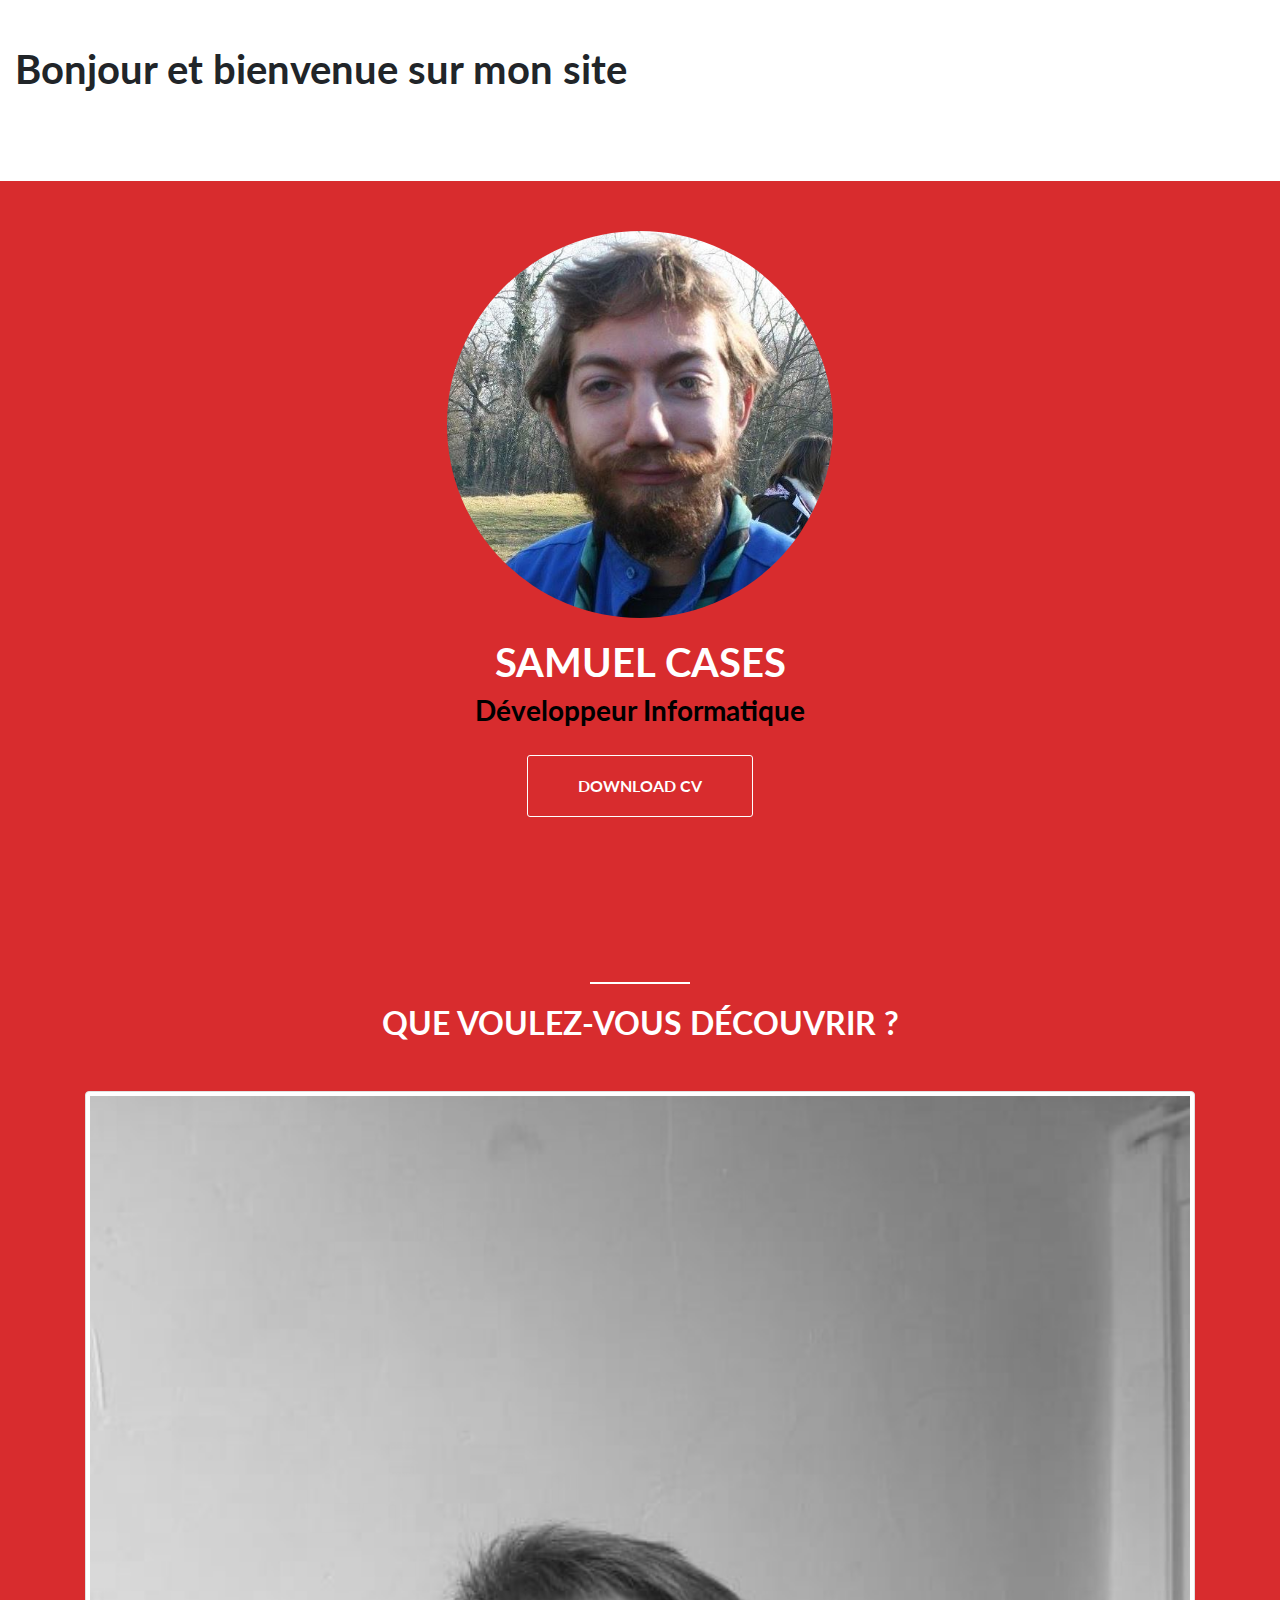
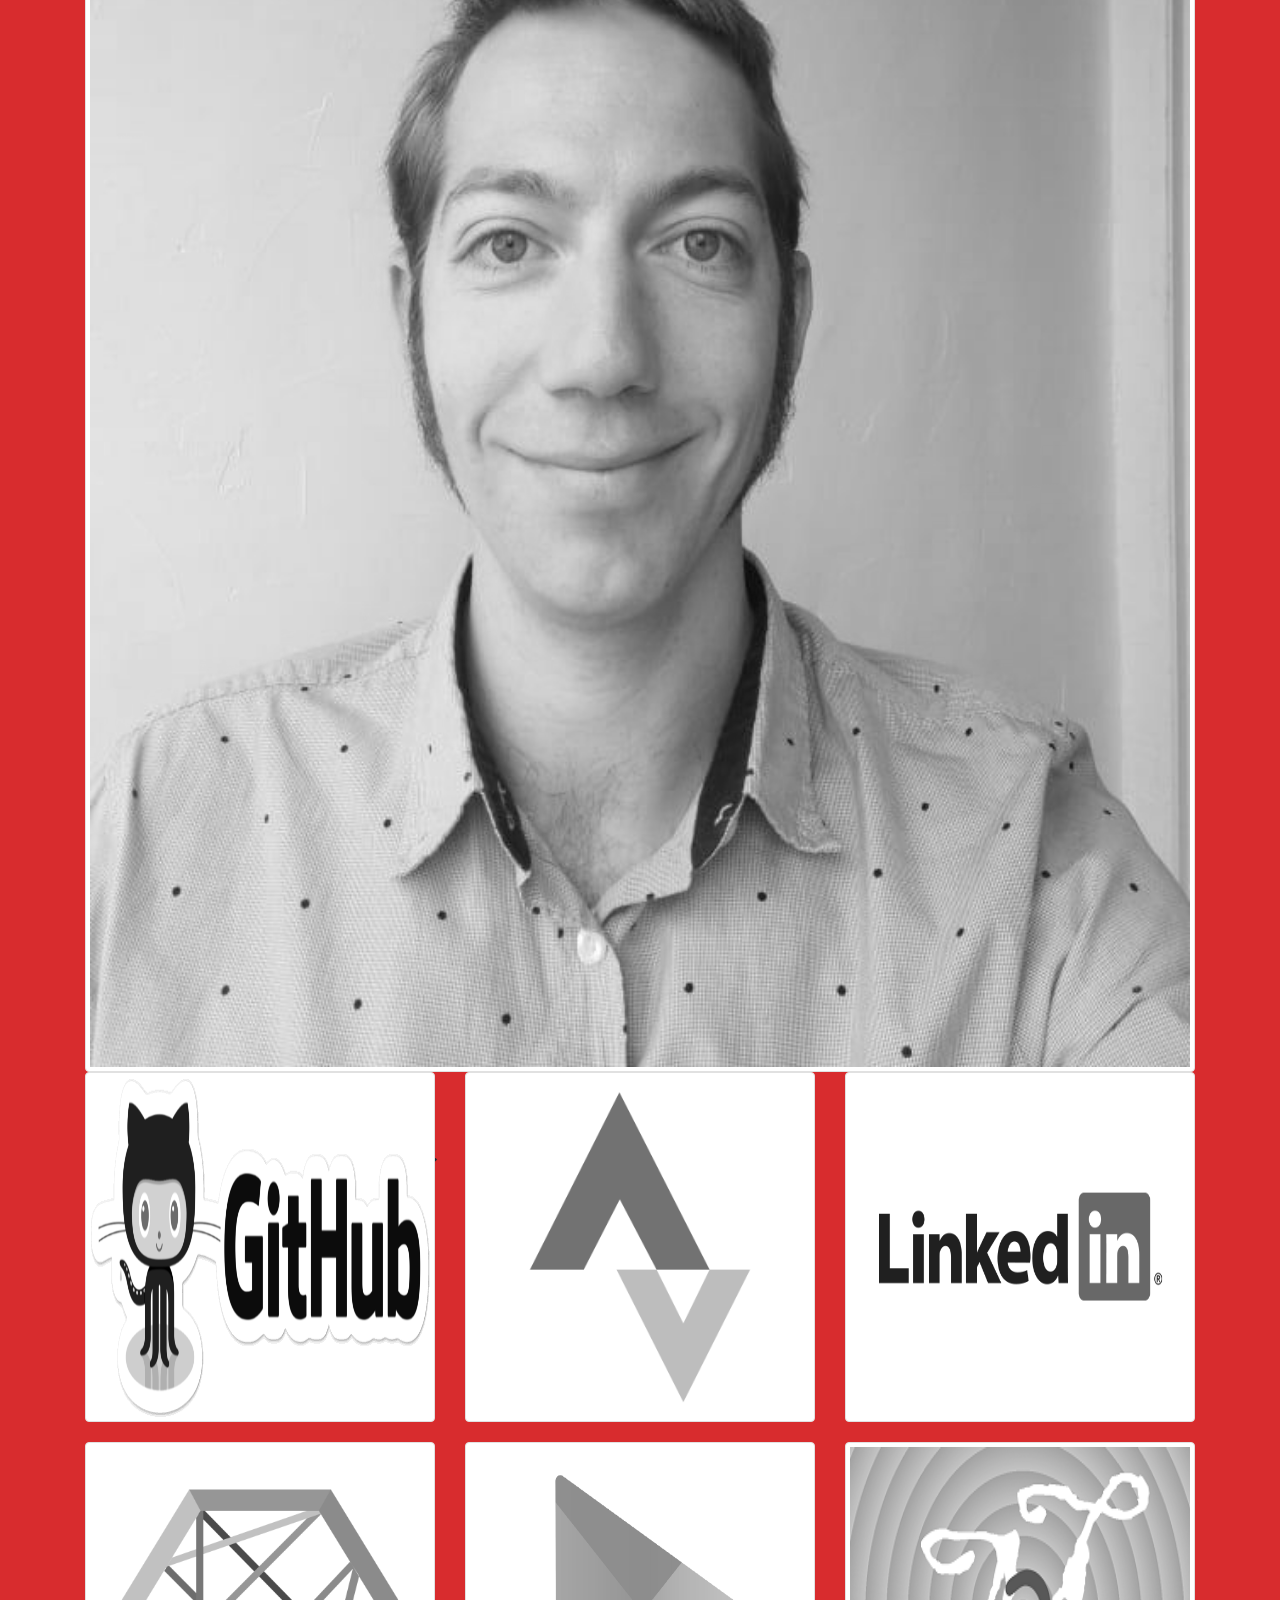
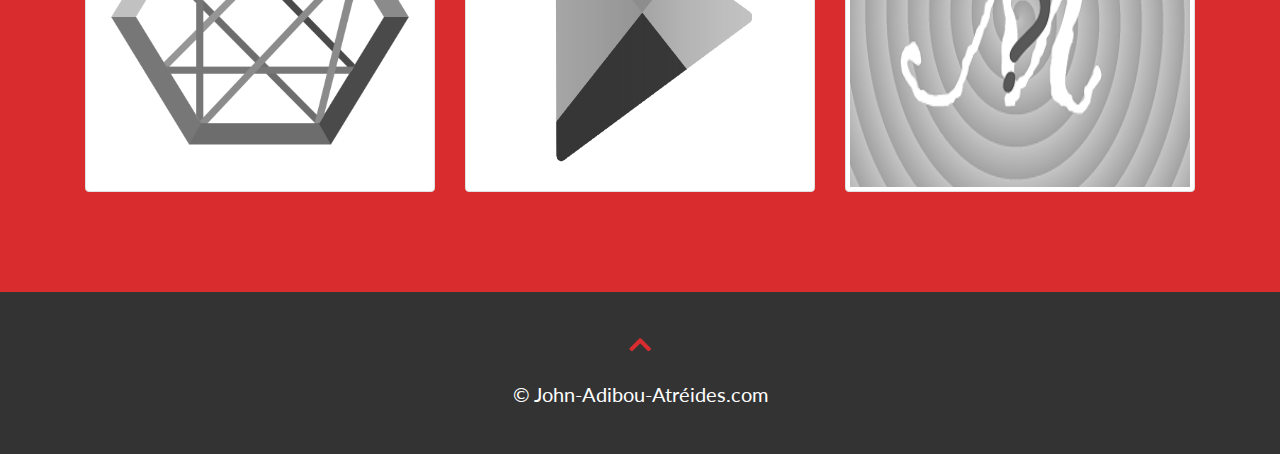
<file: index.html>
<!DOCTYPE html>
<html>

<head>
    <title>CV S.C.</title>
    <meta charset="utf-8" />
    <meta name="viewport" content="width=device-width, initial-scale=1">
    <link rel="stylesheet" href="https://stackpath.bootstrapcdn.com/bootstrap/4.1.3/css/bootstrap.min.css">
    <link rel="icon" href="images/brainLight.png">

    <link rel="stylesheet" href="https://use.fontawesome.com/releases/v5.7.0/css/all.css">

    <script src="https://ajax.googleapis.com/ajax/libs/jquery/3.5.1/jquery.min.js"></script>
    <script src="https://stackpath.bootstrapcdn.com/bootstrap/4.1.3/js/bootstrap.min.js"></script>
    <link href="https://fonts.googleapis.com/css2?family=Lato" rel="stylesheet">
    <link rel="stylesheet" href="css/style.css">
    <script src="js/script.js"></script>
</head>
    
<body>

    <section id="hello" class="container-fluid">
        <div>
        	<h1>Bonjour et bienvenue sur mon site</h1>
        </div>
    </section>
    
    <section id="about" class="container-fluid">
        <div class="col-xs-8 col-md-4 profile-picture" ">
            <img src="images/profilPic.jpg" alt="photo de profil" class="rounded-circle">
        </div>
        <div class="heading">
            <h1>Samuel Cases</h1>
            <h3>Développeur Informatique</h3>
            <a href="docs/CV_SC_MobileDev.pdf" class="buttonDl" download target="_blank">Download CV</a>
        </div>
    </section>

    <section id="portfolio">
        <div class="container">
            <div class="white-divider"></div>
            <div class="heading">
                <h2>Que voulez-vous découvrir ?</h2>
            </div>

            <div class="row">
            	<div class="col-lg-12">
                    <a href="https://johnatreides.github.io/onlineCV/index1.html">
                        <img id="imgProfil" class="img-thumbnail" src="images/profilTo.jpg" alt="photo de Samuel">
                    </a>
                    <h3>Mon profil</h3>
                    <div class="white-divider"></div>
                    <h3>↓Ou mes achichievements↓</h3>
                </div>
            </div>
            <div class="row">
                <div class="col-md-4">
                    <a href="https://github.com/JohnAtreides" target="_blank">
                        <img id="githubLogo" class="img-thumbnail" src="images/github_logo.png" alt="github logo">
                    </a>
                </div>

                <div class="col-md-4">
                    <a href="https://www.strava.com/athletes/41138408" target="_blank">
                        <img class="img-thumbnail" src="images/strava_logo.png" alt="lien vers mon Strava">
                    </a>
                </div>

                <div class="col-md-4">
                    <a href="https://www.linkedin.com/in/samuel-cases-a66b74106/" target="_blank">
                        <img class="img-thumbnail" src="images/linkedIn_logo.png" alt="twitter video">
                    </a>
                </div>
            </div>

            <div class="row">
                <div class="col-md-4">
                    <a href="https://play.google.com/store/apps/details?id=com.amu.rt_iot.inventag&gl=FR" target="_blank">
                        <img class="img-thumbnail" src="images/invenTAG_logo.png" alt="Lien vers mon appli InvenTAG">
                    </a>
                </div>
                
                <div class="col-md-4">
                    <a href="https://play.google.com/store/apps/developer?id=Samuel+Cases&gl=FR" target="_blank">
                        <img class="img-thumbnail" src="images/googlePlay_logo.png" alt="lien vers mes applications du PlayStore">
                    </a>
                </div>

                <div class="col-md-4">
                    <a href="https://play.google.com/store/apps/details?id=com.samuel_cases.samnumber&gl=FR" target="_blank">
                        <img class="img-thumbnail" src="images/samNumber_logo.png" alt="lien vers mon jeu: &laquo;Sam Number&raquo;">
                    </a>
                </div>
            </div>
        </div>
    </section>
    
    <footer class="text-center">
        <a href="#hello">
            <span class="fas fa-chevron-up"></span>
        </a>
        <h5>© John-Adibou-Atréides.com</h5>
    </footer>
    
</body>
</html>
</file>
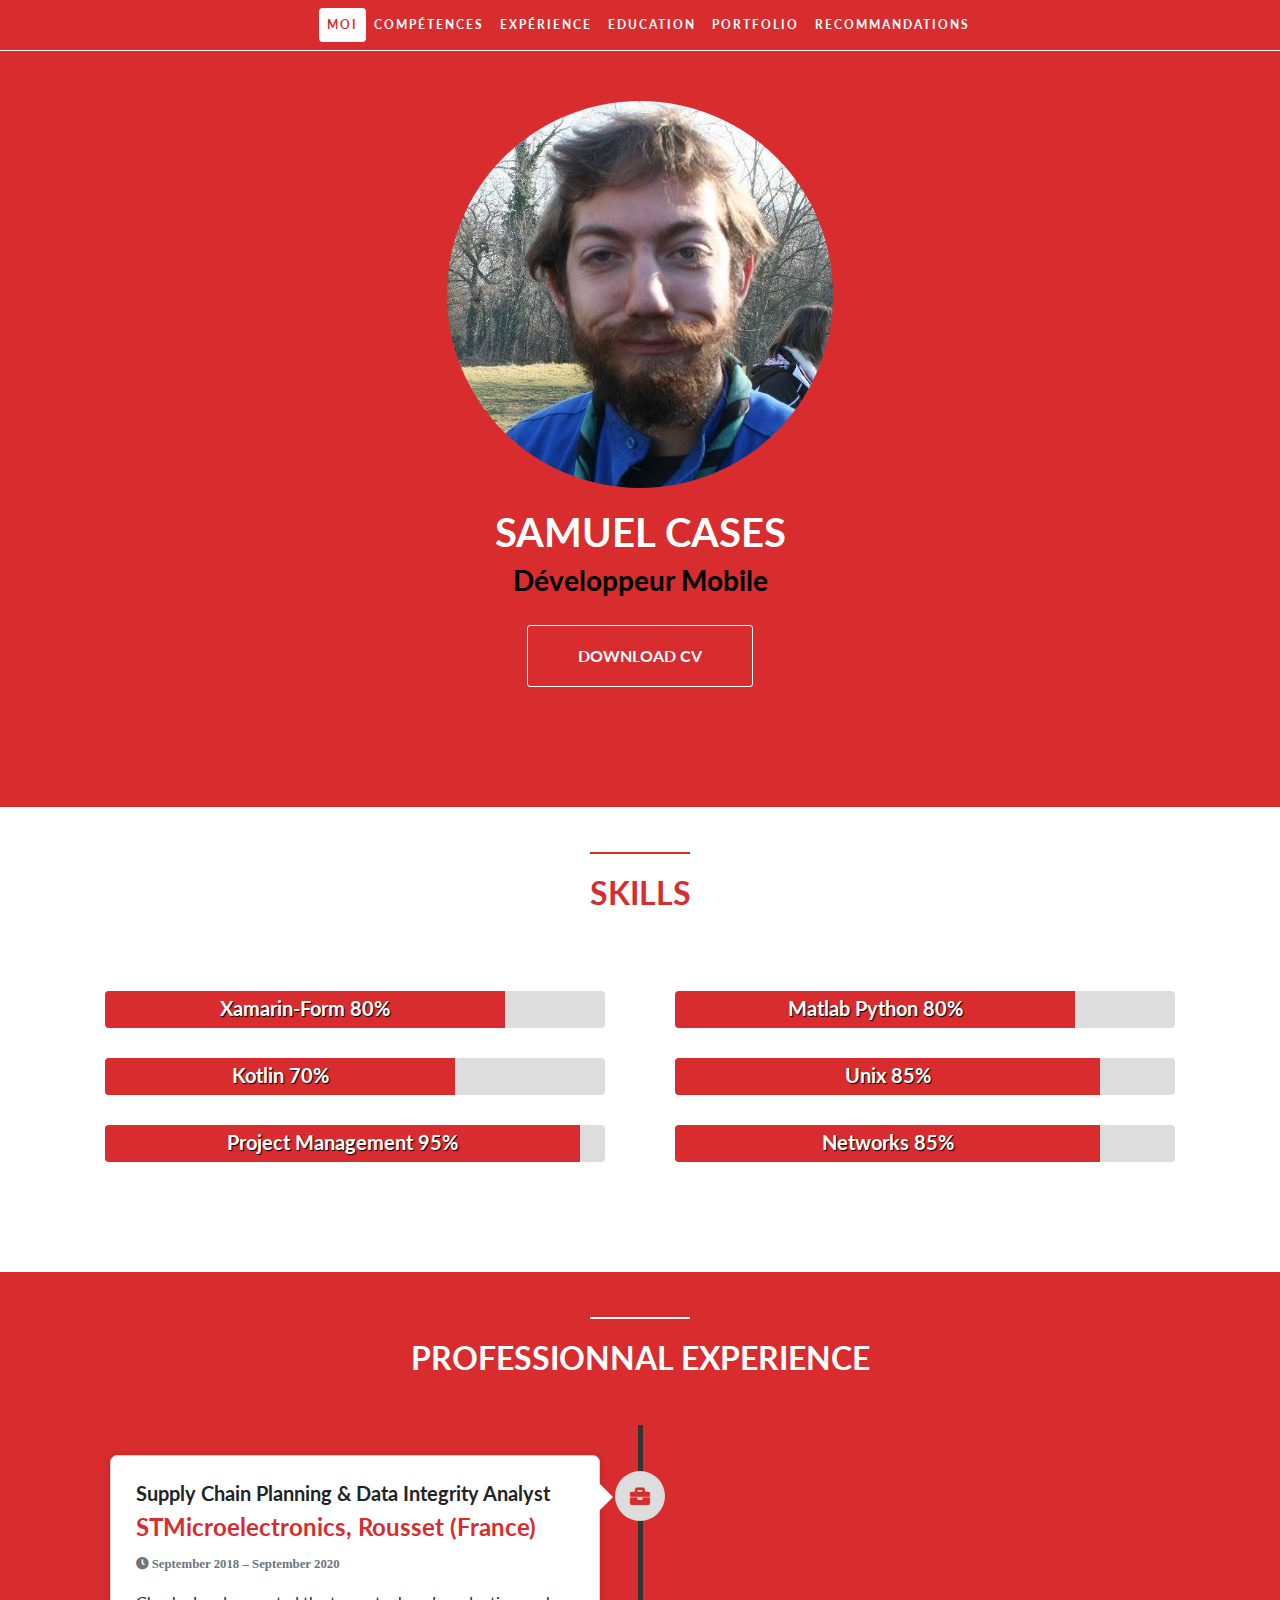
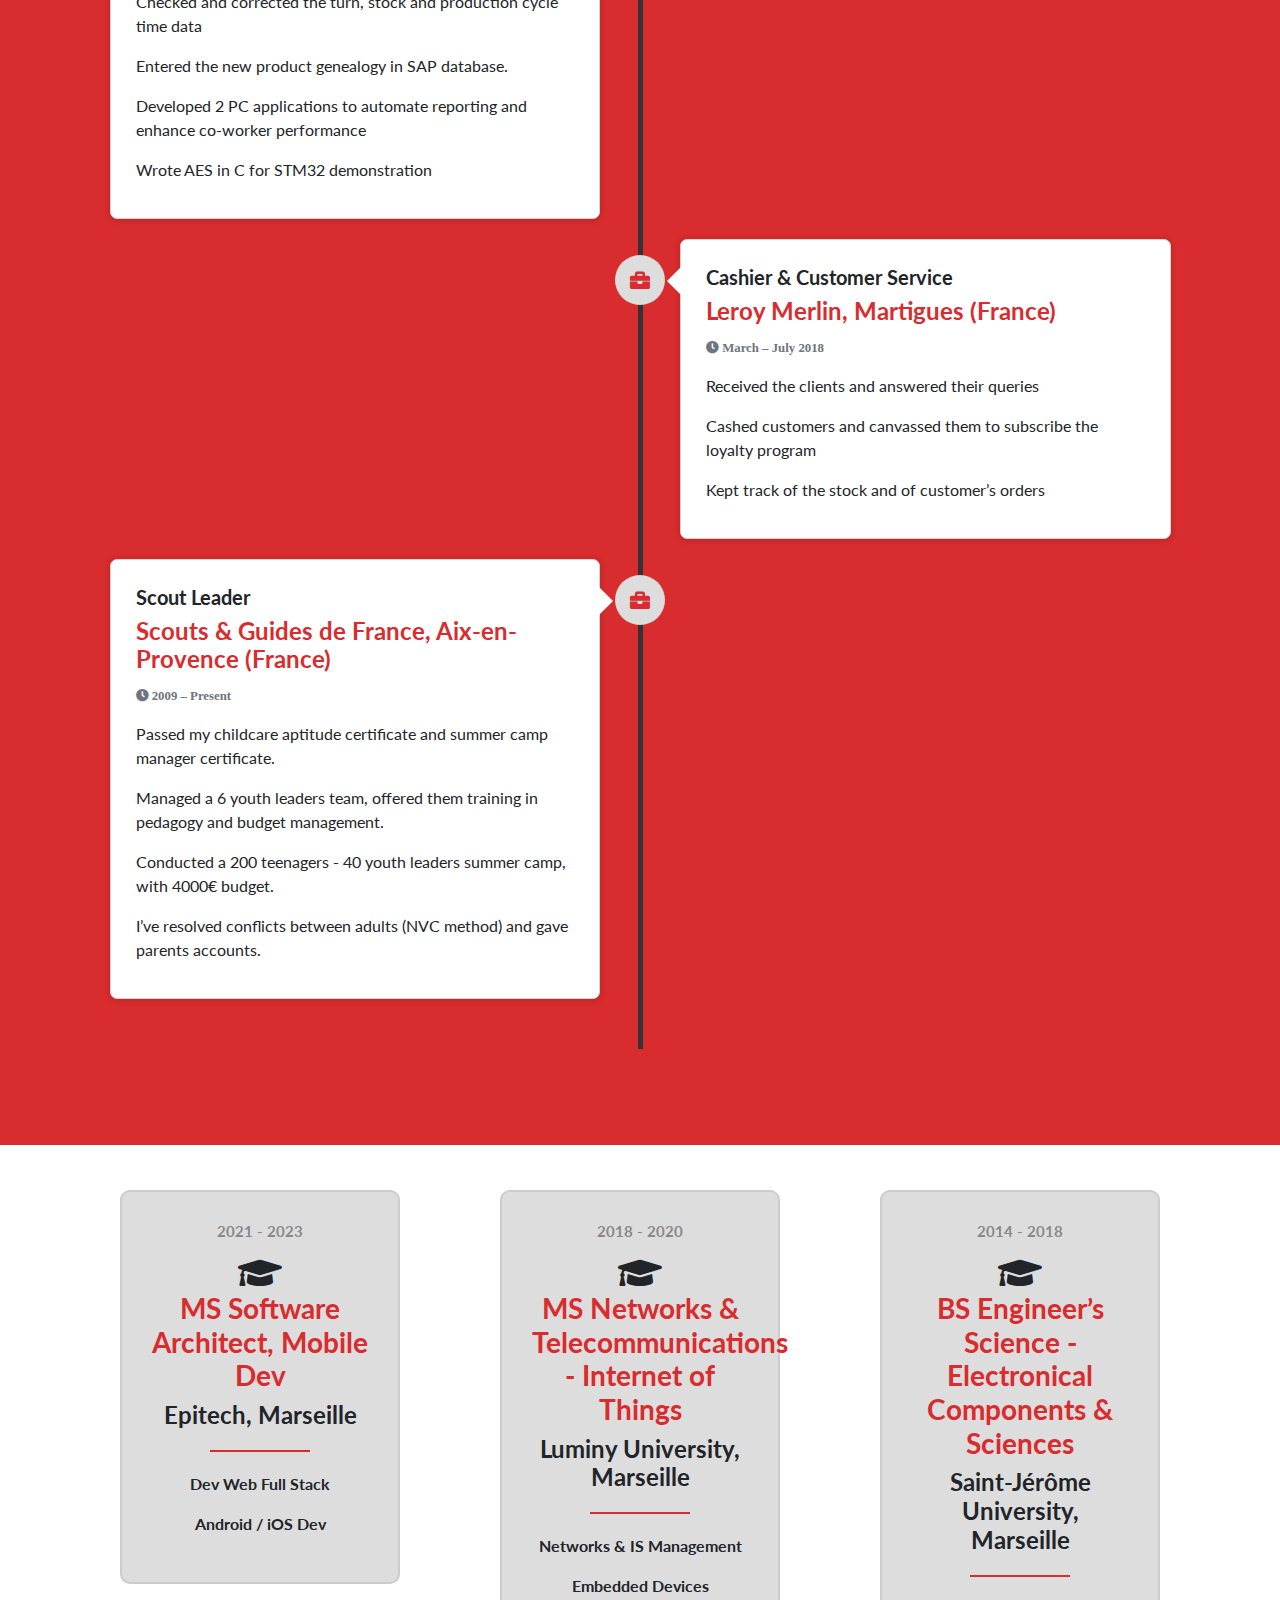
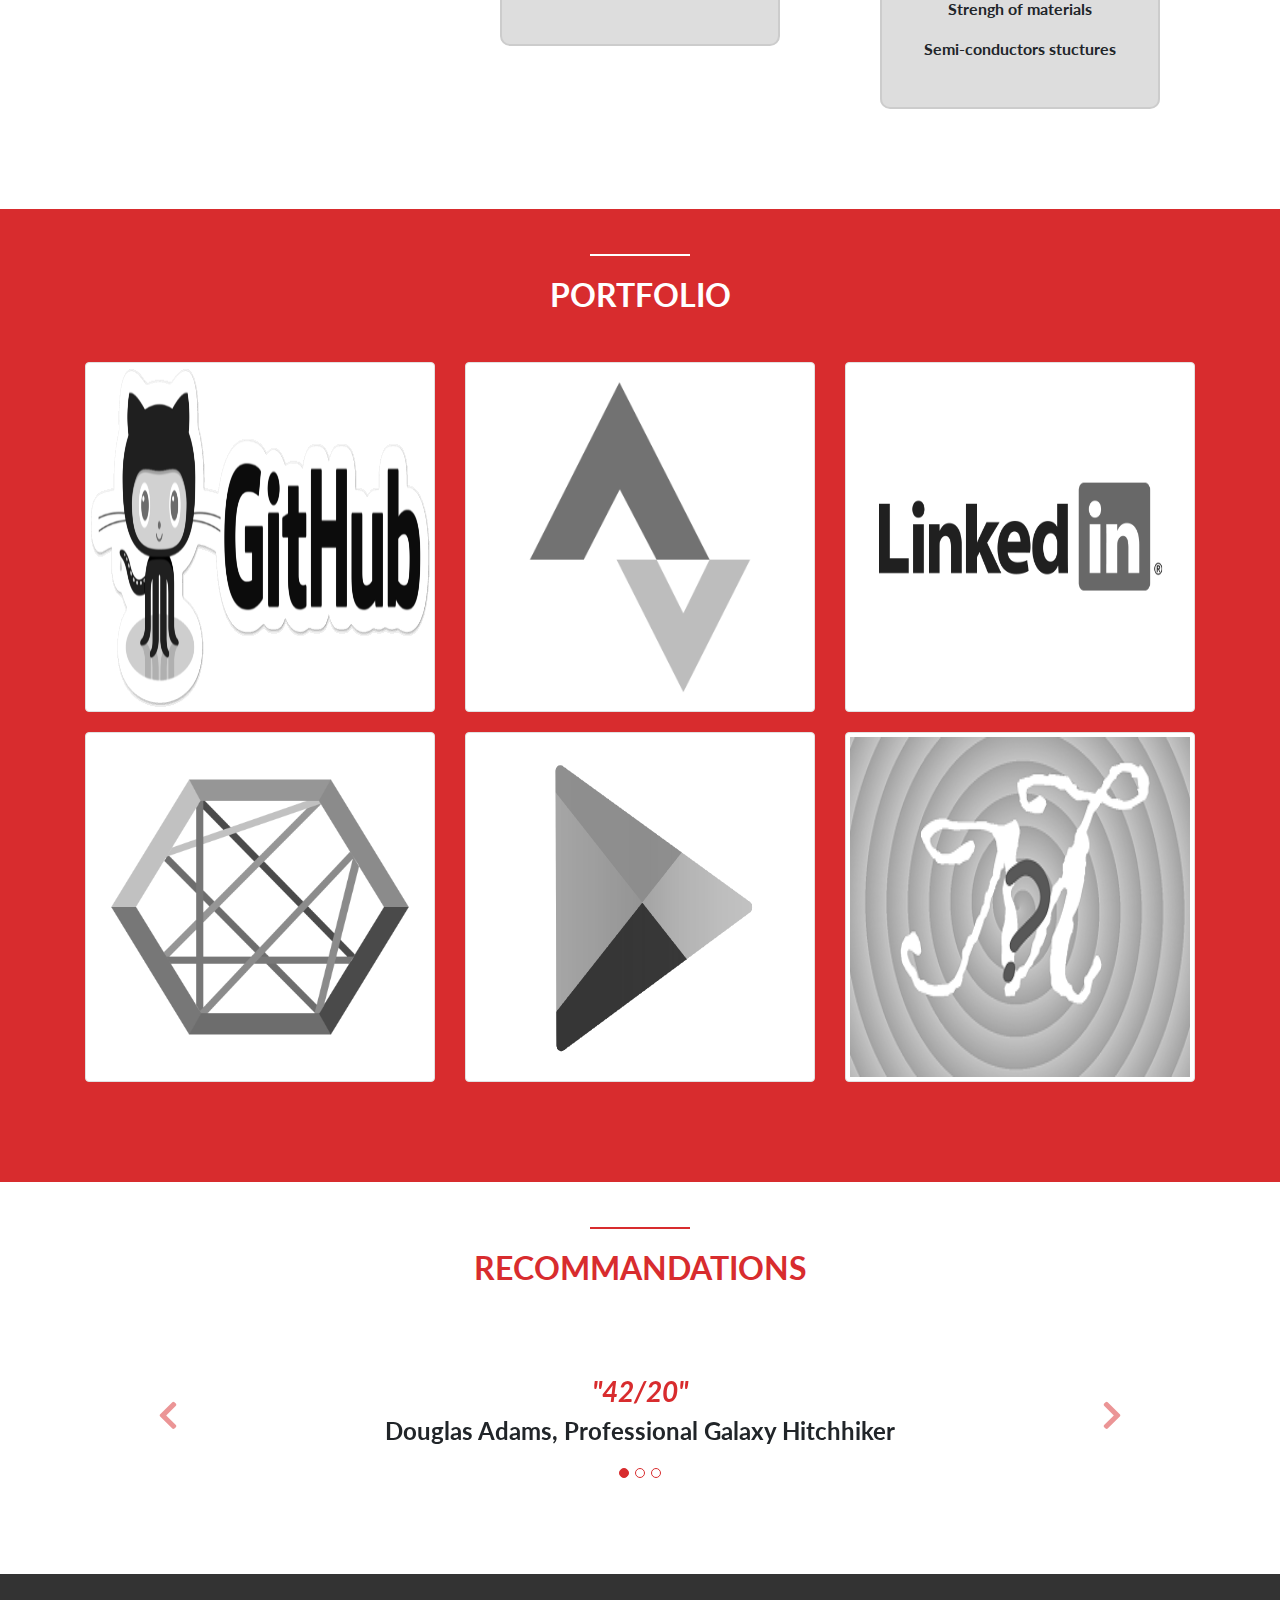
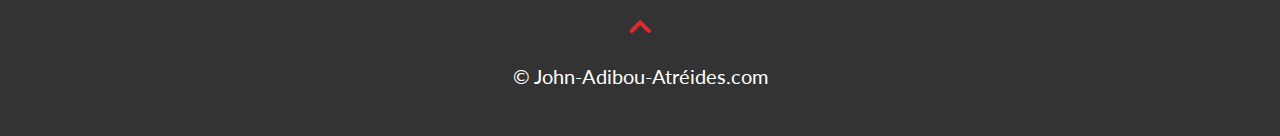
<file: index1.html>
<!DOCTYPE html>
<html>

<head>
    <title>CV S.C.</title>
    <meta charset="utf-8" />
    <meta name="viewport" content="width=device-width, initial-scale=1">
    <link rel="stylesheet" href="https://stackpath.bootstrapcdn.com/bootstrap/4.1.3/css/bootstrap.min.css">
    <link rel="icon" href="images/brainLight.png">

    <link rel="stylesheet" href="https://use.fontawesome.com/releases/v5.7.0/css/all.css">

    <script src="https://ajax.googleapis.com/ajax/libs/jquery/3.5.1/jquery.min.js"></script>
    <script src="https://stackpath.bootstrapcdn.com/bootstrap/4.1.3/js/bootstrap.min.js"></script>
    <link href="https://fonts.googleapis.com/css2?family=Lato" rel="stylesheet">
    <link rel="stylesheet" href="css/style.css">
    <script src="js/script.js"></script>
</head>
    
<body data-spy="scroll" data-target=".navbar" data-offset="60">

    <nav class="navbar navbar-expand-md navbar-dark sticky-top">
        <a class="navbar-brand" href="#"></a>

        <button class="navbar-toggler" type="button" data-toggle="collapse" data-target="#myNavbar">
                <i class="fas fa-bars fa-lg"></i>
        </button>
        
        <div class="collapse navbar-collapse justify-content-center" id="myNavbar">
            <ul class="nav nav-pills navbar-nav">
                <li class="nav-item"><a class="nav-link" href="#about">Moi</a></li>
                <li class="nav-item"><a class="nav-link" href="#skills">Compétences</a></li>
                <li class="nav-item"><a class="nav-link" href="#experience">Expérience</a></li>
                <li class="nav-item"><a class="nav-link" href="#education">Education</a></li>
                <li class="nav-item"><a class="nav-link" href="#portfolio">Portfolio</a></li>
                <li class="nav-item"><a class="nav-link" href="#recommandations">Recommandations</a></li>
            </ul>
        </div>
    </nav>
    
    <section id="about" class="container-fluid">
        <div class="col-xs-8 col-md-4 profile-picture" ">
            <img src="images/profilPic.jpg" alt="photo de profil" class="rounded-circle">
        </div>
        <div class="heading">
            <h1>Samuel Cases</h1>
            <h3>Développeur Mobile</h3>
            <a href="docs/CV_SC_MobileDev.pdf" class="buttonDl" download target="_blank">Download CV</a>
        </div>
    </section>

    <section id="skills">
        <div class="red-divider"></div>
        <div class="heading">
            <h2>Skills</h2>
        </div>
        <div class="container">
            <div class="row">
                <div class="col-md-6">
                    <div class="progress">
                        <div class="progress-bar" role="progressbar" aria-valuenow="80" aria-valuemin="0" aria-valuemax="100" style="width: 80%">
                            <h5>Xamarin-Form 80%</h5>
                        </div>
                    </div>
                    <div class="progress">
                        <div class="progress-bar" role="progressbar" aria-valuenow="70" aria-valuemin="0" aria-valuemax="100" style="width: 70%">
                            <h5>Kotlin 70%</h5>
                        </div>
                    </div>
                    <div class="progress">
                        <div class="progress-bar" role="progressbar" aria-valuenow="95" aria-valuemin="0" aria-valuemax="100" style="width: 95%">
                            <h5>Project Management 95%</h5>
                        </div>
                    </div>
                </div>

                <div class="col-md-6">
                    <div class="progress">
                        <div class="progress-bar" role="progressbar" aria-valuenow="80" aria-valuemin="0" aria-valuemax="100" style="width: 80%">
                            <h5>Matlab Python 80%</h5>
                        </div>

                    </div>
                    <div class="progress">
                        <div class="progress-bar" role="progressbar" aria-valuenow="85" aria-valuemin="0" aria-valuemax="100" style="width: 85%">
                            <h5>Unix 85%</h5>
                        </div>
                    </div>
                    <div class="progress">
                        <div class="progress-bar" role="progressbar" aria-valuenow="85" aria-valuemin="0" aria-valuemax="100" style="width: 85%">
                            <h5>Networks 85%</h5>
                        </div>
                    </div>
                </div>
            </div>
        </div>
    </section>

    <section id="experience">
        <div class="container">
            <div class="white-divider"></div>
            <div class="heading">
                <h2>Professionnal Experience</h2>
            </div>
            <ul class="timeline">
                <li>
                    <div class="timeline-badge"><span class="fas fa-briefcase"></span></div>
                    <div class="timeline-panel-container">
                        <div class="timeline-panel">
                            <div class="timeline-heading">
                                <h3>Supply Chain Planning & Data Integrity Analyst</h3>
                                <h4>STMicroelectronics, Rousset (France)</h4>
                                <p class="text-muted"><small class="fas fa-clock"> September 2018 – September 2020</small></p>
                            </div>
                            <div class="timeline-body">
                                <p>Checked and corrected the turn, stock and production cycle time data</p>
                                <p>Entered the new product genealogy in SAP database.</p>
                                <p>Developed 2 PC applications to automate reporting and enhance co-worker performance</p>
                                <p>Wrote AES in C for STM32 demonstration</p>
                            </div>
                        </div>
                    </div>
                </li>
                <li>
                    <div class="timeline-badge"><span class="fas fa-briefcase"></span></div>
                    <div class="timeline-panel-container-inverted">
                        <div class="timeline-panel">
                            <div class="timeline-heading">
                                <h3>Cashier & Customer Service</h3>
                                <h4>Leroy Merlin, Martigues (France)</h4>
                                <p class="text-muted"><small class="fas fa-clock"> March – July 2018</small></p>
                            </div>
                            <div class="timeline-body">
                                <p>Received the clients and answered their queries</p>
                                <p>Cashed customers and canvassed them to subscribe the loyalty program</p>
                                <p>Kept track of the stock and of customer’s orders</p>
                            </div>
                        </div>
                    </div>
                </li>
                <li>
                    <div class="timeline-badge"><span class="fas fa-briefcase"></span></div>
                    <div class="timeline-panel-container">
                        <div class="timeline-panel">
                            <div class="timeline-heading">
                                <h3>Scout Leader</h3>
                                <h4>Scouts & Guides de France, Aix-en-Provence (France)</h4>
                                <p class="text-muted"><small class="fas fa-clock"> 2009 – Present</small></p>
                            </div>
                            <div class="timeline-body">
                                <p>Passed my childcare aptitude certificate and summer camp manager certificate.</p>
                                <p>Managed a 6 youth leaders team, offered them training in pedagogy and budget management.</p>
                                <p>Conducted a 200 teenagers - 40 youth leaders summer camp, with 4000€ budget.</p>
                                <p>I’ve resolved conflicts between adults (NVC method) and gave parents accounts.</p>
                            </div>
                        </div>
                    </div>
                </li>
            </ul>
        </div>
    </section>

    <section id="education">
        <div class="container">
            <div class="row">

                <div class="col-sm-4">
                    <div class="education-block">
                        <h5>2021 - 2023</h5>
                        <span class="fas fa-graduation-cap"></span>
                        <h3>MS Software Architect,
                        Mobile Dev</h3>
                        <h4>Epitech, Marseille</h4>
                        <div class="red-divider"></div>
                        <p>Dev Web Full Stack</p>
                        <p>Android / iOS Dev</p>
                    </div>
                </div>

                <div class="col-sm-4">
                    <div class="education-block">
                        <h5>2018 - 2020</h5>
                        <span class="fas fa-graduation-cap"></span>
                        <h3>MS Networks & Telecommunications - Internet of Things</h3>
                        <h4>Luminy University, Marseille</h4>
                        <div class="red-divider"></div>
                        <p>Networks & IS Management</p>
                        <p>Embedded Devices</p>
                    </div>
                </div>

                <div class="col-sm-4">
                    <div class="education-block">
                        <h5>2014 - 2018</h5>
                        <span class="fas fa-graduation-cap"></span>
                        <h3>BS Engineer’s Science - Electronical Components & Sciences</h3>
                        <h4>Saint-Jérôme University, Marseille</h4>
                        <div class="red-divider"></div>
                        <p>Strengh of materials</p>
                        <p>Semi-conductors stuctures</p>
                    </div>
                </div>
            </div>
        </div>
    </section>

    <section id="portfolio">
        <div class="container">
            <div class="white-divider"></div>
            <div class="heading">
                <h2>Portfolio</h2>
            </div>

            <div class="row">
                <div class="col-md-4">
                    <a href="https://github.com/JohnAtreides" target="_blank">
                        <img id="githubLogo" class="img-thumbnail" src="images/github_logo.png" alt="github logo">
                    </a>
                </div>

                <div class="col-md-4">
                    <a href="https://www.strava.com/athletes/41138408" target="_blank">
                        <img class="img-thumbnail" src="images/strava_logo.png" alt="lien vers mon Strava">
                    </a>
                </div>

                <div class="col-md-4">
                    <a href="https://www.linkedin.com/in/samuel-cases-a66b74106/" target="_blank">
                        <img class="img-thumbnail" src="images/linkedIn_logo.png" alt="twitter video">
                    </a>
                </div>
            </div>

            <div class="row">
                <div class="col-md-4">
                    <a href="https://play.google.com/store/apps/details?id=com.amu.rt_iot.inventag&gl=FR" target="_blank">
                        <img class="img-thumbnail" src="images/invenTAG_logo.png" alt="Lien vers mon appli InvenTAG">
                    </a>
                </div>
                
                <div class="col-md-4">
                    <a href="https://play.google.com/store/apps/developer?id=Samuel+Cases&gl=FR" target="_blank">
                        <img class="img-thumbnail" src="images/googlePlay_logo.png" alt="lien vers mes applications du PlayStore">
                    </a>
                </div>

                <div class="col-md-4">
                    <a href="https://play.google.com/store/apps/details?id=com.samuel_cases.samnumber&gl=FR" target="_blank">
                        <img class="img-thumbnail" src="images/samNumber_logo.png" alt="lien vers mon jeu: &laquo;Sam Number&raquo;">
                    </a>
                </div>
            </div>
        </div>
    </section>

    <section id="recommandations">
        <div class="container">
            <div class="red-divider"></div>
            <div class="heading">
                <h2>Recommandations</h2>
            </div>
            <div id="myCarousel" class="carousel slide text-center" data-ride="carousel">
                <ol class="carousel-indicators">
                    <li data-target="#myCarousel" data-slide-to="0" class="active"></li>
                    <li data-target="#myCarousel" data-slide-to="1"></li>
                    <li data-target="#myCarousel" data-slide-to="2"></li>
                </ol>

                <div class="carousel-inner" role="listbox">
                    <div class="carousel-item active">
                        <h3>"42/20"</h3>
                        <h4>Douglas Adams, Professional Galaxy Hitchhiker</h4>
                    </div>
                    <div class="carousel-item">
                        <h3>"Sympathique, sérieux, très créatif et très à l’écoute,<br>Samuel s’est parfaitement bien intégré à l’équipe.<br>On garde tous un très bon souvenir de son alternance chez nous."</h3>
                        <h4>Alban Fournier, Supply Chain Director @ STMicroelectronics</h4>
                    </div>
                    <div class="carousel-item">
                        <h3>"Merci Sam de m'avoir appris à coder... Tout ça c'est grâce à toi!"</h3>
                        <h4>Alan Turing, Feu-Kyoueni-Gma Founder and CEO</h4>
                    </div>
                </div>

                <a class="carousel-control-prev" href="#myCarousel" data-slide="prev" role="button">
                    <span class="fas fa-chevron-left fa-2x"></span>
                </a>
                <a class="carousel-control-next" href="#myCarousel" data-slide="next" role="button">
                    <span class="fas fa-chevron-right fa-2x"></span>
                </a>
            </div>
        </div>
    </section>
    
    <footer class="text-center">
        <a href="#about">
            <span class="fas fa-chevron-up"></span>
        </a>
        <h5>© John-Adibou-Atréides.com</h5>
    </footer>
    
</body>
</html>
</file>
<file: css/style.css>
/* GENERAL */
body {
    font-family: 'Lato', sans-serif;
}

h1,h2,h3,h4,h5,h6 {
    font-weight: bold;
}

ul, ol {
    list-style: none;
}

img {
    max-width: 100%;
    height: auto;
}

section {
    padding: 45px 0 80px 0;
}

section .heading {
    text-align: center;
    padding-bottom: 40px;
}

section .heading h2{
    text-transform: uppercase;
}

.red-divider {
    width: 100px;
    height: 2px;
    background: #d82c2e;
    margin: 0 auto 20px;
}

.white-divider {
    width: 100px;
    height: 2px;
    background: #fff;
    margin: 0 auto 20px;
}

/* MENU */
.navbar {
    background-color: #d82c2e;
    font-size: 12px;
    border-bottom: 1px solid #fff;
    letter-spacing: 2px;
    text-transform: uppercase;
    font-weight: bold;
}
.nav-pills .nav-link {
    color: #fff !important;
    text-align: right;
}
.nav-pills .nav-link.active,  .nav-pills .nav-link:hover {
    color: #d82c2e !important;
    background-color: #fff !important;
}
.navbar-toggler {
    color: #fff !important;
    border-style: none;
}


/* ABOUT */
#about {
    padding-top: 50px;
    background: #d82c2e;
}

.profile-picture {
    /*background-image: url(images/grassBg.jpg);
    background-size: auto 1000px;*/
    text-align: center;
    margin: 0 auto;
    float: none;
}

#about .heading h1 {
    color: #fff;
    text-transform: uppercase;
    margin-top: 20px;
}

#about .heading h3 {
    color: #000;
}

.buttonDl{
    font-weight: bold;
    text-transform: uppercase;
    color: white;
    border: 1px solid white;
    display: inline-block;
    margin-top: 20px;
    padding: 18px 50px;
    border-radius: 3px;
    transition: all 0.2s ease-in 0s;
}

.buttonDl:hover {
    background: white;
    color: #d82c2e;
    text-decoration: none;
}

/* SKILLS */
#skills {
    background: #fff;
}

#skills .heading h2 {
    color: #d82c2e;
}

#skills .progress {
    height: auto;
    margin: 30px 20px;
    background: #ddd;
}

#skills .progress-bar {
    background: #d82c2e;
}

#skills .progress h5 {
    margin-top: 5px;
    text-shadow: 1px 1px 1px #000;
}

/* EXPERIENCE */
#experience {
    background: #d82c2e;
}

#experience .heading h2 {
    color: #fff;   
}

.timeline {
    padding: 30px 10px;
    position: relative;
}

.timeline:before {
    top: 0;
    bottom: 0;
    position: absolute;
    content: " ";
    width: 5px;
    background-color: #333;
    left: 50%;
    margin-left: -2.5px;
}


.timeline > li {
    margin-bottom: 20px;
    position: relative;
}

.timeline > li:after {
    clear: both;
}

.timeline >li:before, .timeline > li:after {
    content: " ";
    display: table;
}

.timeline li .timeline-badge {
    color: #d82c2e;
    width: 50px;
    line-height: 50px;
    font-size: 20px;
    text-align: center;
    position: absolute;
    top: 16px;
    left: 50%;
    margin-left: -25px;
    background-color: #ddd;
    border-radius: 50%;
}

.timeline-panel-container {
    width: 50%;
    float: left;
}

.timeline-panel-container-inverted {
    width: 50%;
    float: right;
}

.timeline-panel {
    width: 90%;
    float: right;
    margin-right: 40px;
    border: 1px solid #d4d4d4;
    border-radius: 7px;
    padding: 20px 25px;
    position: relative;
    box-shadow: 0 1px 6px rgba(0, 0, 0, 0.175);
    background: #fff;
}

.timeline-panel-container-inverted .timeline-panel {
    float: left;
    margin-left: 40px;
}

.timeline-panel:after {
    position: absolute;
    top: 27px;
    right: -14px;
    display: inline-block;
    border-top: 14px solid transparent;
    border-left: 14px solid #fff;
    border-right: 0 solid #fff;
    border-bottom: 14px solid transparent;
    content: " ";
}

.timeline-panel-container-inverted .timeline-panel:after {
    border-left-width: 0;
    border-right-width: 14px;
    left: -14px;
    right: auto;
}

.timeline-heading h3 {
    margin-top: 5px;
    font-size: 20px;
}

.timeline-heading h4 {
    color: #d82c2e;
}

/* EDUCATION */
#education {
    background: #fff;
}

#education .heading h2 {
    color: #d82c2e;
}

.education-block {
    width: 80%;
    margin: 0 auto;
    text-align: center;
    padding: 30px;
    background: #ddd;
    border-radius: 10px;
    border: 2px solid #ccc;
    margin-bottom: 20px;
}

.education-block h5 {
    color: #888;
    font-size: 15px;
    margin-bottom: 15px;
}

.education-block .fas {
    font-size: 35px;
}

.education-block h3 {
    color: #d82c2e;
}

.education-block h4 {
    margin-bottom: 20px;
}

.education-block p {
    font-weight: bold;
}

.education-block .red-divider {
    margin-bottom: 20px;
}

/* PORTFOLIO */
#portfolio {
    background: #d82c2e;
}
#portfolio .heading h2 {
    color: #fff;
}
#portfolio img {
    width: 100%;
    height: 100%;
    filter: grayscale(100%);
    -webkit-filter: grayscale(100%); /*(pour chrome)*/
}
#portfolio img:hover {
     filter: none;
    -webkit-filter: none; 
}
#portfolio .col-md-4 {
    margin-bottom: 20px;
}

/* RECOMMANDATIONS */
#recommandations {
    background: #fff;
}
#recommandations .heading h2 {
    color: #d82c2e;
}
.fas.fa-chevron-left, .fas.fa-chevron-right {
    background-image: none;
    color: #d82c2e;
}
.carousel-indicators {
    bottom: 0px;
}
.carousel-indicators li {
    width: 10px;
    height: 10px;
    border-radius: 100%;
    border: 1px solid #d82c2e;
}
.carousel-indicators li.active {
    background-color: #d82c2e;
}
#myCarousel .carousel-item {
    padding: 40px 30px;
}
#myCarousel .carousel-item h3 {
    color: #d82c2e;
    font-style: italic;
}


/* FOOTER */
footer {
    background: #333;
    padding: 20px 0 40px;
}
footer .fas {
    font-size:  25px;
    margin: 20px;
    color: #d82c2e;
    height: 30px;
}
footer .fas:hover {
    font-size:  27px;
}
footer h5 {
    color: #fff;
    font-weight: normal;
}
</file>
